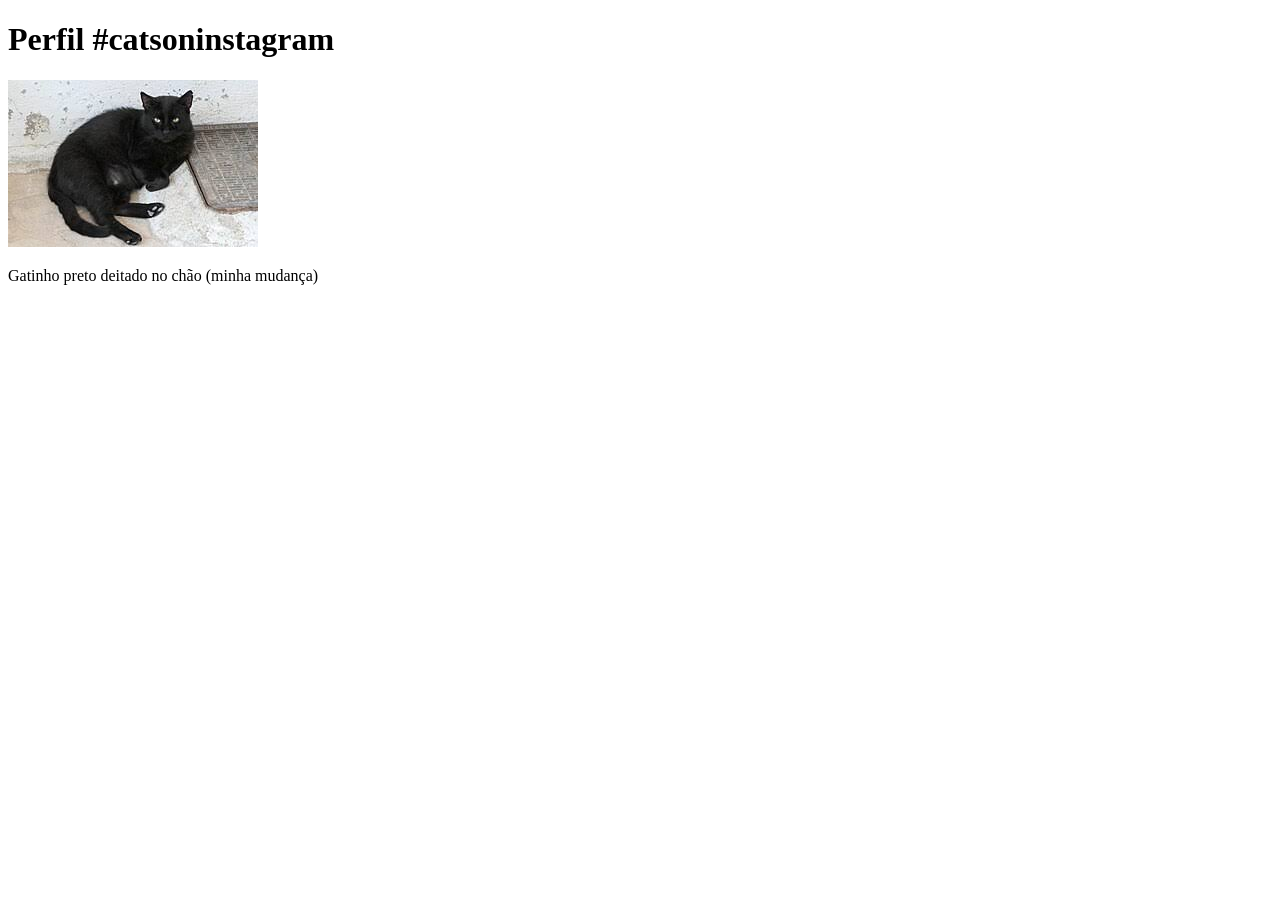
<file: Atividade 4/index.html>
<!DOCTYPE html>
<html lang="pt-br">
  <head>
    <title>Fanpage de Gatinhos</title>
    <meta charset="utf-8">
  </head>
  <body>
    <h1>Perfil #catsoninstagram</h1>
    <img src="imagens/gatopreto.jpg" />
    <p>Gatinho preto deitado no chão (minha mudança)</p>
  </body>
</html>
</file>
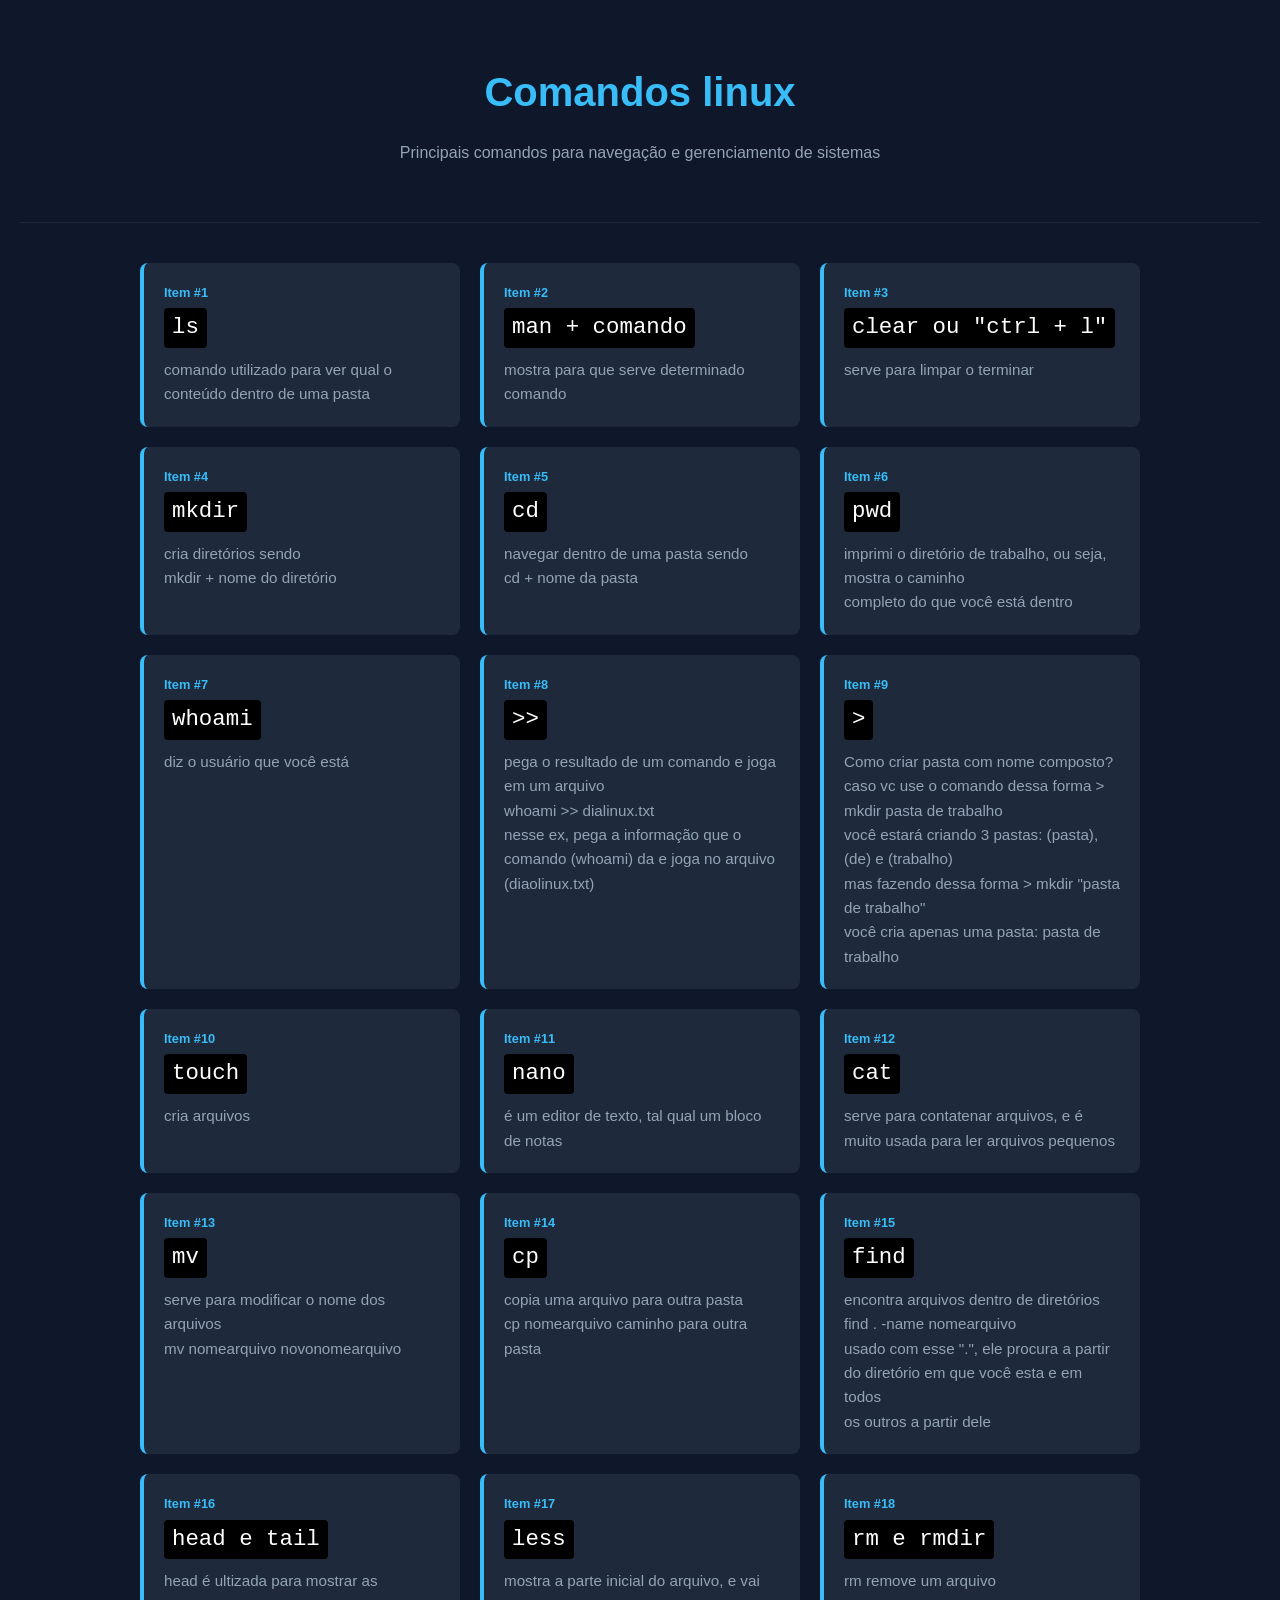
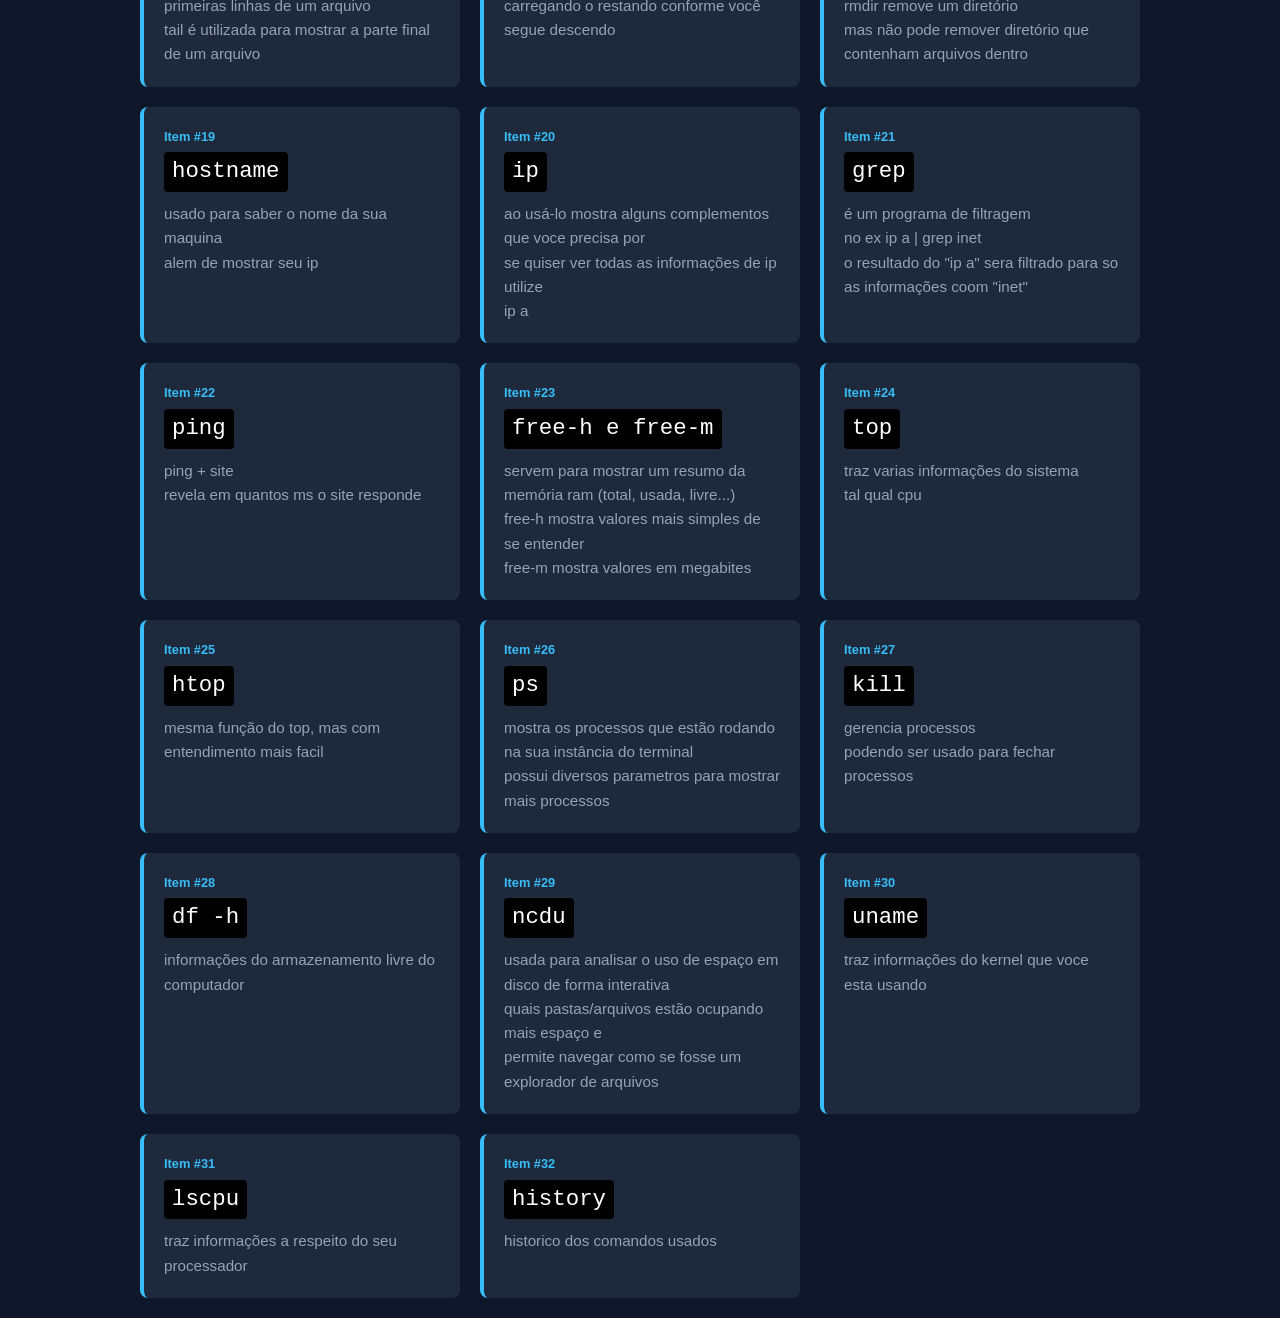
<file: Atividade 2/comandos.html>
<!DOCTYPE html>
<html lang="en">

<head>
  <meta charset="UTF-8">
  <meta name="viewport" content="width=device-width, initial-scale=1.0">
  <title>Comandos linux</title>
  <link rel="stylesheet" href="style_comandos.css">
</head>

<body>
  <header>
    <h1>Comandos linux</h1>
    <p>Principais comandos para navegação e gerenciamento de sistemas</p>
  </header>
  
  <div class="container">
  </div>

  <script src="comandos.js" charset="utf-8"></script>
</body>

</html>
</file>
<file: Atividade 2/style_comandos.css>
:root {
  --bg-color: #0f172a;
  --card-bg: #1e293b;
  --accent-color: #38bdf8;
  --text-primary: #f1f5f9;
  --text-secondary: #94a3b8;
  --code-bg: #000000;
}

body {
  font-family: 'Segoe UI', Tahoma, Geneva, Verdana, sans-serif;
  background-color: var(--bg-color);
  color: var(--text-primary);
  line-height: 1.6;
  margin: 0;
  padding: 20px;
}

header {
  text-align: center;
  padding: 40px 0;
  border-bottom: 1px solid var(--card-bg);
  margin-bottom: 40px;
}

header h1 {
  color: var(--accent-color);
  margin: 0;
  font-size: 2.5rem;
}

header p {
  color: var(--text-secondary);
}

.container {
  max-width: 1000px;
  margin: 0 auto;
  display: grid;
  grid-template-columns: repeat(auto-fill, minmax(300px, 1fr));
  gap: 20px;
}

.command-card {
  background-color: var(--card-bg);
  padding: 20px;
  border-radius: 8px;
  border-left: 4px solid var(--accent-color);
  transition: transform 0.2s;
}

.command-card:hover {
  transform: translateY(-5px);
}

.num {
  font-size: 0.8rem;
  color: var(--accent-color);
  font-weight: bold;
  display: block;
  margin-bottom: 5px;
}

.cmd-name {
  font-family: 'Courier New', Courier, monospace;
  font-size: 1.4rem;
  color: #fff;
  background: var(--code-bg);
  padding: 2px 8px;
  border-radius: 4px;
  display: inline-block;
  margin-bottom: 10px;
}

.description {
  color: var(--text-secondary);
  font-size: 0.95rem;
}
</file>
